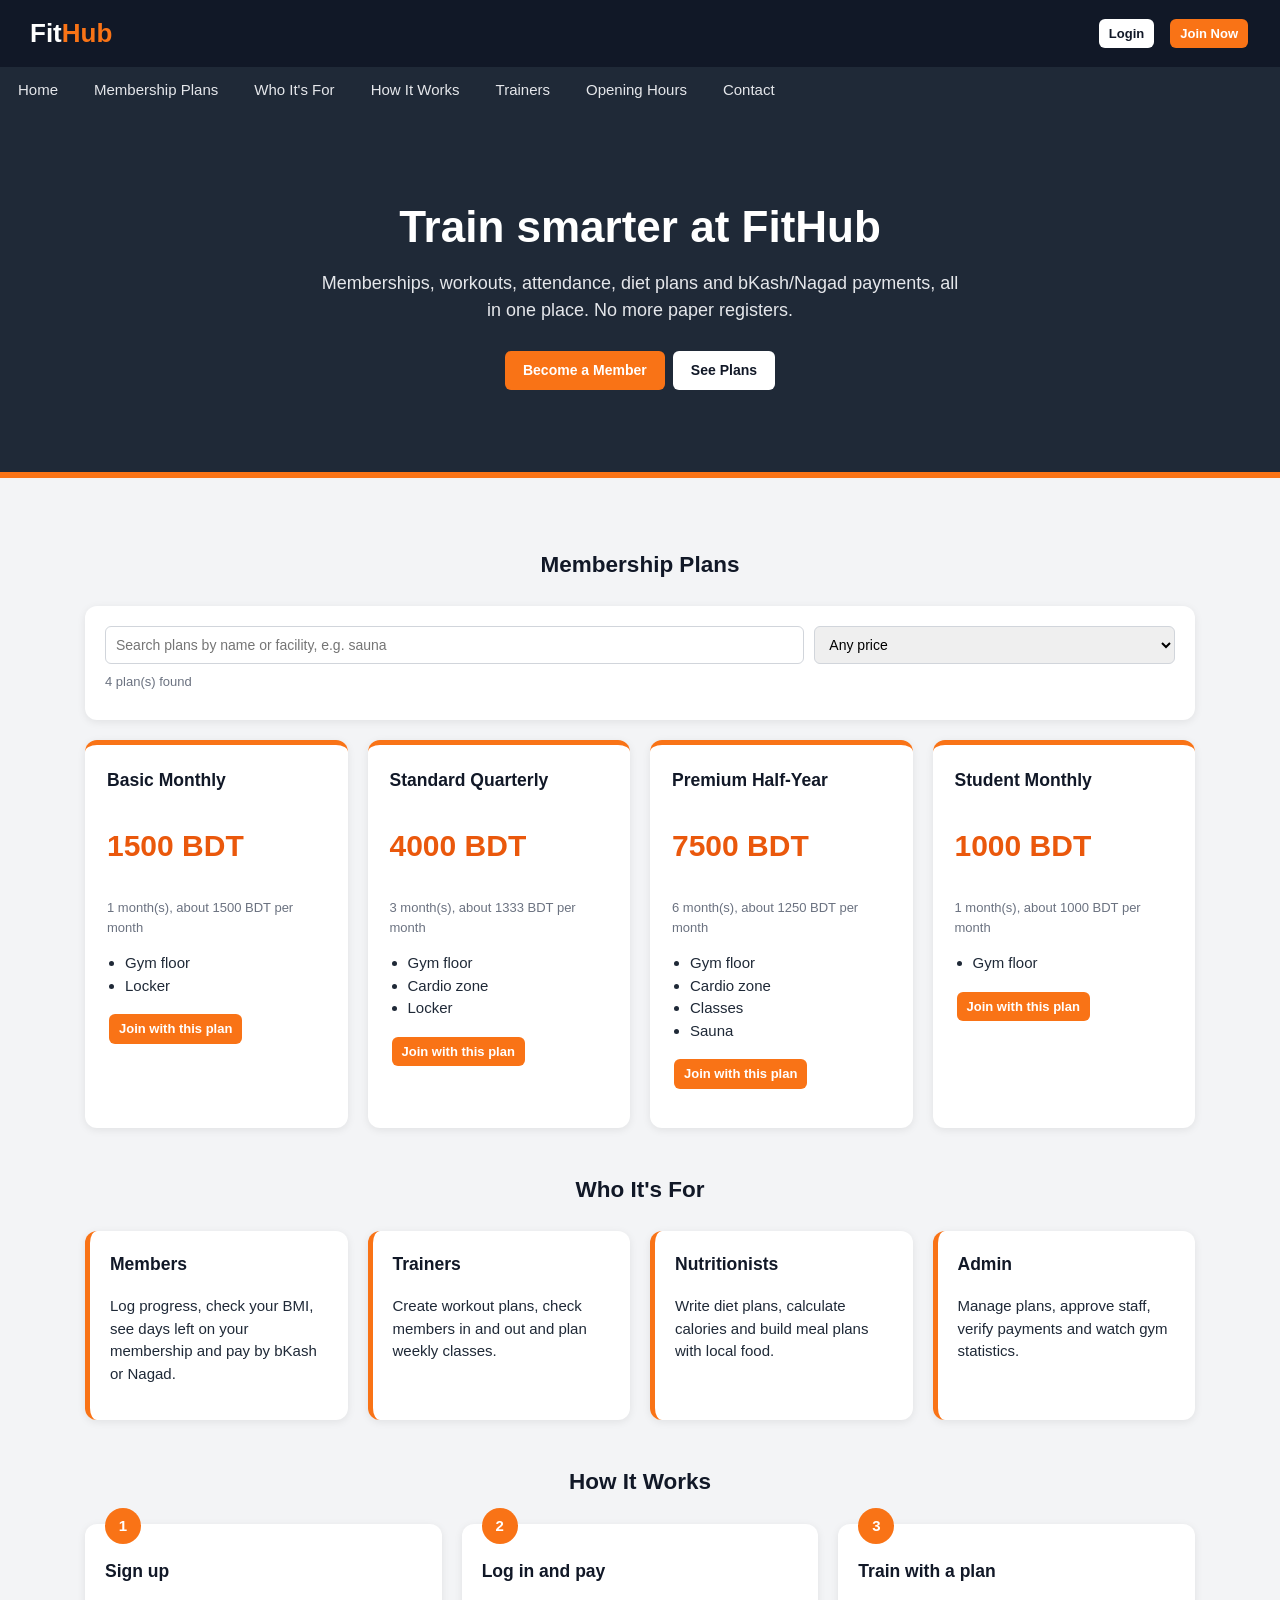
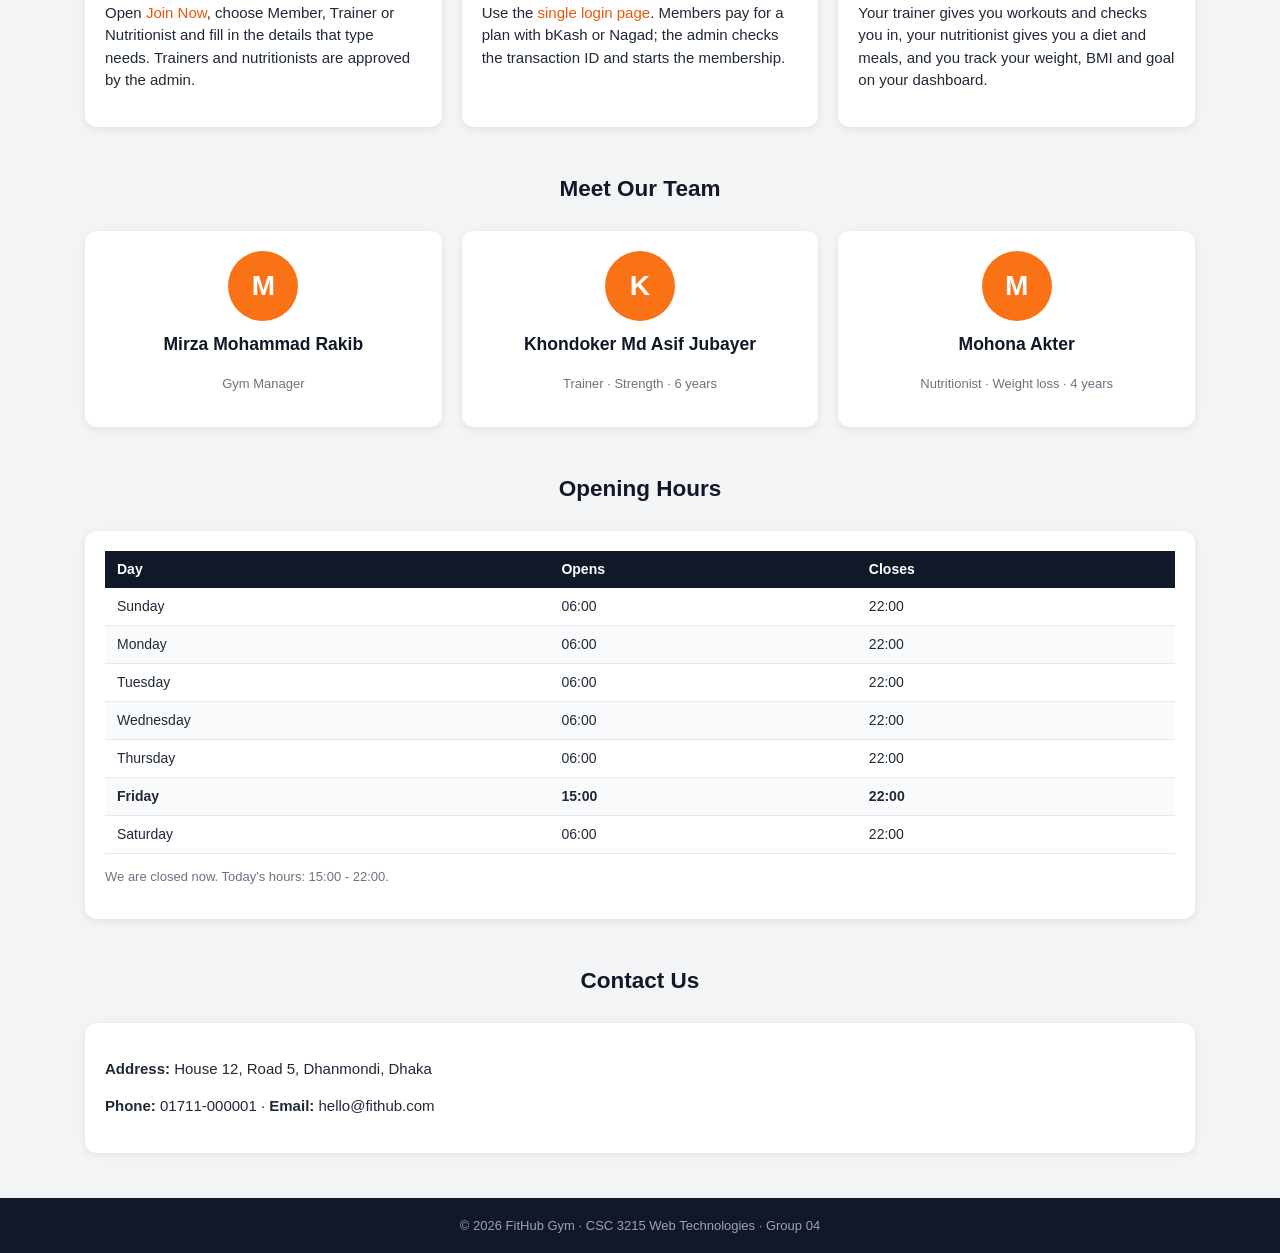
<file: index.html>
<!DOCTYPE html>
<html lang="en-US">
<head>
  <!-- Home page (public). Made by: Mohona Akter -->
  <meta charset="UTF-8">
  <meta name="viewport" content="width=device-width, initial-scale=1.0">
  <meta name="description" content="FitHub Gym Management System - plans, trainers and opening hours">
  <title>FitHub Gym | Home</title>
  <link rel="stylesheet" href="css/style.css">
</head>
<body>

  <header class="header">
    <a href="index.html" class="logo">Fit<span>Hub</span></a>
    <div class="user-info">
      <a href="login.html" class="btn btn-small btn-light">Login</a>
      <a href="register.html" class="btn btn-small">Join Now</a>
    </div>
  </header>

  <nav class="topnav">
    <a href="index.html">Home</a>
    <a href="#plans">Membership Plans</a>
    <a href="#who">Who It's For</a>
    <a href="#how">How It Works</a>
    <a href="#trainers">Trainers</a>
    <a href="#hours">Opening Hours</a>
    <a href="#contact">Contact</a>
  </nav>

  <section class="hero">
    <h1>Train smarter at FitHub</h1>
    <p>Memberships, workouts, attendance, diet plans and bKash/Nagad payments, all in one place.
       No more paper registers.</p>
    <a href="register.html" class="btn">Become a Member</a>
    <a href="#plans" class="btn btn-light">See Plans</a>
  </section>

  <main class="container">

    <!-- Membership plans: cards are built by home.js from the plans array -->
    <section id="plans">
      <h2 class="section-heading">Membership Plans</h2>
      <div class="card">
        <div class="search-bar">
          <input type="text" id="planSearch" placeholder="Search plans by name or facility, e.g. sauna" onkeyup="renderPlanCards()">
          <select id="planSort" onchange="renderPlanCards()">
            <option value="all">Any price</option>
            <option value="under2000">Under 2,000 BDT</option>
            <option value="over2000">2,000 BDT and more</option>
          </select>
        </div>
        <p class="result-count" id="planCount"></p>
      </div>
      <div class="plan-grid" id="planGrid"></div>
    </section>

    <!-- Who the system is for -->
    <section id="who">
      <h2 class="section-heading">Who It's For</h2>
      <div class="role-grid">
        <div class="role-card">
          <h3>Members</h3>
          <p>Log progress, check your BMI, see days left on your membership and pay by bKash or Nagad.</p>
        </div>
        <div class="role-card">
          <h3>Trainers</h3>
          <p>Create workout plans, check members in and out and plan weekly classes.</p>
        </div>
        <div class="role-card">
          <h3>Nutritionists</h3>
          <p>Write diet plans, calculate calories and build meal plans with local food.</p>
        </div>
        <div class="role-card">
          <h3>Admin</h3>
          <p>Manage plans, approve staff, verify payments and watch gym statistics.</p>
        </div>
      </div>
    </section>

    <!-- How it works: the steps a new member follows -->
    <section id="how">
      <h2 class="section-heading">How It Works</h2>
      <div class="steps">
        <div class="step">
          <span class="step-number">1</span>
          <h3>Sign up</h3>
          <p>Open <a href="register.html">Join Now</a>, choose Member, Trainer or Nutritionist and fill in the
             details that type needs. Trainers and nutritionists are approved by the admin.</p>
        </div>
        <div class="step">
          <span class="step-number">2</span>
          <h3>Log in and pay</h3>
          <p>Use the <a href="login.html">single login page</a>. Members pay for a plan with bKash or Nagad;
             the admin checks the transaction ID and starts the membership.</p>
        </div>
        <div class="step">
          <span class="step-number">3</span>
          <h3>Train with a plan</h3>
          <p>Your trainer gives you workouts and checks you in, your nutritionist gives you a diet and meals,
             and you track your weight, BMI and goal on your dashboard.</p>
        </div>
      </div>
    </section>

    <!-- Trainers: cards are built by home.js from the users array -->
    <section id="trainers">
      <h2 class="section-heading">Meet Our Team</h2>
      <div class="trainer-grid" id="trainerGrid"></div>
    </section>

    <!-- Opening hours: today's row is highlighted by home.js -->
    <section id="hours">
      <h2 class="section-heading">Opening Hours</h2>
      <div class="card">
        <table class="data-table hours-table">
          <thead>
            <tr><th>Day</th><th>Opens</th><th>Closes</th></tr>
          </thead>
          <tbody id="hoursBody"></tbody>
        </table>
        <p class="hint" id="openNow"></p>
      </div>
    </section>

    <!-- Contact -->
    <section id="contact">
      <h2 class="section-heading">Contact Us</h2>
      <div class="card">
        <p><strong>Address:</strong> House 12, Road 5, Dhanmondi, Dhaka</p>
        <p><strong>Phone:</strong> 01711-000001 &middot; <strong>Email:</strong> hello@fithub.com</p>
      </div>
    </section>

  </main>

  <footer class="footer">
    &copy; 2026 FitHub Gym &middot; CSC 3215 Web Technologies &middot; Group 04
  </footer>

  <script src="js/data.js"></script>
  <script src="js/common.js"></script>
  <script src="js/home.js"></script>
</body>
</html>
</file>
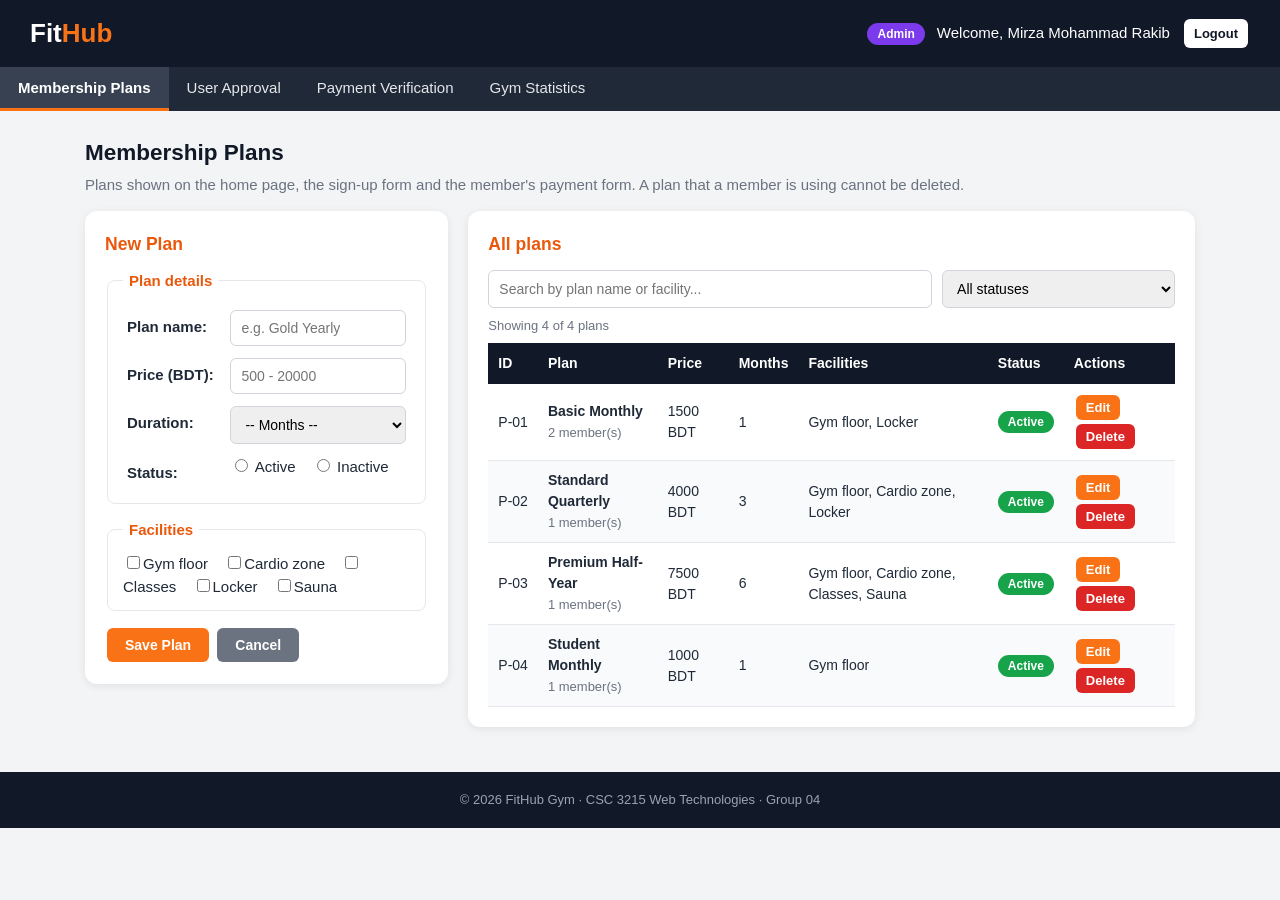
<file: admin.html>
<!DOCTYPE html>
<html lang="en-US">
<head>
  <!-- Admin dashboard. Made by: Mirza Mohammad Rakib -->
  <meta charset="UTF-8">
  <meta name="viewport" content="width=device-width, initial-scale=1.0">
  <meta name="description" content="Admin dashboard of FitHub Gym">
  <title>Admin | FitHub Gym</title>
  <link rel="stylesheet" href="css/style.css">
</head>
<body>

  <header class="header">
    <a href="index.html" class="logo">Fit<span>Hub</span></a>
    <div class="user-info">
      <span class="badge purple">Admin</span>
      <span>Welcome, Mirza Mohammad Rakib</span>
      <a href="index.html" class="btn btn-small btn-light">Logout</a>
    </div>
  </header>

  <nav class="topnav">
      <button type="button" id="nav-plansSection" onclick="showSection('plansSection')">Membership Plans</button>
      <button type="button" id="nav-usersSection" onclick="showSection('usersSection')">User Approval</button>
      <button type="button" id="nav-paymentsSection" onclick="showSection('paymentsSection')">Payment Verification</button>
      <button type="button" id="nav-statsSection" onclick="showSection('statsSection')">Gym Statistics</button>
  </nav>

  <main class="container">

      <!-- Membership plans: create, read, update, delete and search -->
      <section id="plansSection" class="page-section">
        <h2 class="page-title">Membership Plans</h2>
        <p class="page-subtitle">Plans shown on the home page, the sign-up form and the member's payment form.
          A plan that a member is using cannot be deleted.</p>

        <div id="planMessage" class="message"></div>

        <div class="row">
          <div class="col">
            <div class="card">
              <h3 id="planFormTitle">New Plan</h3>
              <form id="planForm" onsubmit="return savePlan()">
                <fieldset>
                  <legend>Plan details</legend>
                  <table class="form-table">
                    <tr>
                      <td><label for="planName">Plan name:</label></td>
                      <td><input type="text" id="planName" placeholder="e.g. Gold Yearly">
                          <span class="error" id="planNameError"></span></td>
                    </tr>
                    <tr>
                      <td><label for="planPrice">Price (BDT):</label></td>
                      <td><input type="number" id="planPrice" min="500" max="20000" placeholder="500 - 20000">
                          <span class="error" id="planPriceError"></span></td>
                    </tr>
                    <tr>
                      <td><label for="planMonths">Duration:</label></td>
                      <td>
                        <select id="planMonths">
                          <option value="">-- Months --</option>
                          <option value="1">1 month</option>
                          <option value="3">3 months</option>
                          <option value="6">6 months</option>
                          <option value="12">12 months</option>
                          <option value="24">24 months</option>
                        </select>
                        <span class="error" id="planMonthsError"></span>
                      </td>
                    </tr>
                    <tr>
                      <td>Status:</td>
                      <td>
                        <input type="radio" id="statusActive" name="planStatus" value="Active">
                        <label for="statusActive" class="option-label">Active</label>
                        <input type="radio" id="statusInactive" name="planStatus" value="Inactive">
                        <label for="statusInactive" class="option-label">Inactive</label>
                        <span class="error" id="planStatusError"></span>
                      </td>
                    </tr>
                  </table>
                </fieldset>
                <fieldset>
                  <legend>Facilities</legend>
                  <input type="checkbox" id="facGym" name="planFacilities" value="Gym floor"><label for="facGym" class="option-label">Gym floor</label>
                  <input type="checkbox" id="facCardio" name="planFacilities" value="Cardio zone"><label for="facCardio" class="option-label">Cardio zone</label>
                  <input type="checkbox" id="facClasses" name="planFacilities" value="Classes"><label for="facClasses" class="option-label">Classes</label>
                  <input type="checkbox" id="facLocker" name="planFacilities" value="Locker"><label for="facLocker" class="option-label">Locker</label>
                  <input type="checkbox" id="facSauna" name="planFacilities" value="Sauna"><label for="facSauna" class="option-label">Sauna</label>
                  <span class="error" id="planFacilitiesError"></span>
                </fieldset>
                <input type="submit" id="planSaveButton" class="btn" value="Save Plan">
                <input type="reset" class="btn btn-secondary" value="Cancel" onclick="resetPlanForm()">
              </form>
            </div>
          </div>

          <div class="col-wide">
            <div class="card">
              <h3>All plans</h3>
              <div class="search-bar">
                <input type="text" id="planSearch" placeholder="Search by plan name or facility..." onkeyup="renderPlans()">
                <select id="planStatusFilter" onchange="renderPlans()">
                  <option value="All">All statuses</option>
                  <option value="Active">Active</option>
                  <option value="Inactive">Inactive</option>
                </select>
              </div>
              <p class="result-count" id="planCount"></p>
              <div class="table-wrapper">
                <table class="data-table">
                  <thead>
                    <tr><th>ID</th><th>Plan</th><th>Price</th><th>Months</th><th>Facilities</th><th>Status</th><th>Actions</th></tr>
                  </thead>
                  <tbody id="planTableBody"></tbody>
                </table>
              </div>
            </div>
          </div>
        </div>
      </section>


      <!-- Unique feature 1: user approval -->
      <section id="usersSection" class="page-section">
        <h2 class="page-title">User Approval</h2>
        <p class="page-subtitle">Approve new trainers and nutritionists, block or unblock users, and add another admin.</p>

        <div id="userMessage" class="message"></div>

        <div class="card">
          <div class="search-bar">
            <input type="text" id="userSearch" placeholder="Search by name, username or email..." onkeyup="renderUsers()">
            <select id="userRoleFilter" onchange="renderUsers()">
              <option value="All">All roles</option>
              <option value="Admin">Admin</option>
              <option value="Trainer">Trainer</option>
              <option value="Nutritionist">Nutritionist</option>
              <option value="Member">Member</option>
            </select>
            <select id="userStatusFilter" onchange="renderUsers()">
              <option value="All">All statuses</option>
              <option value="Pending">Pending</option>
              <option value="Active">Active</option>
              <option value="Blocked">Blocked</option>
            </select>
          </div>
          <p class="result-count" id="userCount"></p>
          <div class="table-wrapper">
            <table class="data-table">
              <thead>
                <tr><th>ID</th><th>Name</th><th>Username</th><th>Role</th><th>Details</th><th>Status</th><th>Actions</th></tr>
              </thead>
              <tbody id="userTableBody"></tbody>
            </table>
          </div>
        </div>

        <div class="card">
          <h3>Add a new admin</h3>
          <form id="adminForm" onsubmit="return addAdmin()">
            <table class="form-table">
              <tr>
                <td><label for="adminName">Full name:</label></td>
                <td><input type="text" id="adminName"><span class="error" id="adminNameError"></span></td>
              </tr>
              <tr>
                <td><label for="adminUsername">Username:</label></td>
                <td><input type="text" id="adminUsername"><span class="error" id="adminUsernameError"></span></td>
              </tr>
              <tr>
                <td><label for="adminEmail">Email:</label></td>
                <td><input type="email" id="adminEmail"><span class="error" id="adminEmailError"></span></td>
              </tr>
              <tr>
                <td><label for="adminPassword">Password:</label></td>
                <td><input type="password" id="adminPassword"><span class="error" id="adminPasswordError"></span></td>
              </tr>
            </table>
            <input type="submit" class="btn" value="Add Admin">
          </form>
        </div>
      </section>


      <!-- Unique feature 2: payment verification -->
      <section id="paymentsSection" class="page-section">
        <h2 class="page-title">Payment Verification</h2>
        <p class="page-subtitle">Check each bKash / Nagad transaction ID, then verify or reject it. Verifying starts or extends the
          member's membership (30 days per plan month). Verified payments are locked.</p>

        <div id="paymentMessage" class="message"></div>

        <div class="card">
          <div class="search-bar">
            <input type="text" id="paymentSearch" placeholder="Search by member, transaction ID or payment ID..." onkeyup="renderPayments()">
            <select id="paymentStatusFilter" onchange="renderPayments()">
              <option value="All">All statuses</option>
              <option value="Pending">Pending</option>
              <option value="Verified">Verified</option>
              <option value="Rejected">Rejected</option>
            </select>
          </div>
          <p class="result-count" id="paymentCount"></p>
          <div class="table-wrapper">
            <table class="data-table">
              <thead>
                <tr><th>ID</th><th>Member</th><th>Plan</th><th>Amount</th><th>Method</th><th>Trx ID</th><th>Date</th><th>Membership now</th><th>Status</th><th>Actions</th></tr>
              </thead>
              <tbody id="paymentTableBody"></tbody>
            </table>
          </div>
        </div>
      </section>


      <!-- Unique feature 3: gym statistics -->
      <section id="statsSection" class="page-section">
        <h2 class="page-title">Gym Statistics</h2>
        <p class="page-subtitle">Counted with loops from the plans, users, memberships and payments managed on the other pages.</p>

        <div class="stats-grid">
          <div class="stat-card"><div class="stat-number" id="statMembers">0</div><div class="stat-label">Members</div></div>
          <div class="stat-card"><div class="stat-number" id="statActive">0</div><div class="stat-label">Active memberships</div></div>
          <div class="stat-card"><div class="stat-number" id="statExpired">0</div><div class="stat-label">Expired memberships</div></div>
          <div class="stat-card"><div class="stat-number" id="statRevenue">0</div><div class="stat-label">Verified revenue (BDT)</div></div>
        </div>

        <div class="card">
          <h3>Needs your action</h3>
          <p><span id="todoApprovals"></span>
             <button type="button" class="btn btn-small" onclick="openPendingUsers()">Review sign-ups</button></p>
          <p><span id="todoPayments"></span>
             <button type="button" class="btn btn-small" onclick="openPendingPayments()">Verify payments</button></p>
        </div>

        <div class="row">
          <div class="col">
            <div class="card">
              <h3>Users by role</h3>
              <div id="roleBars"></div>
            </div>
          </div>
          <div class="col">
            <div class="card">
              <h3>Verified revenue by plan (BDT)</h3>
              <div id="planBars"></div>
            </div>
          </div>
        </div>
      </section>

  </main>

  <footer class="footer">
    &copy; 2026 FitHub Gym &middot; CSC 3215 Web Technologies &middot; Group 04
  </footer>

  <script src="js/data.js"></script>
  <script src="js/common.js"></script>
  <script src="js/admin.js"></script>
</body>
</html>
</file>
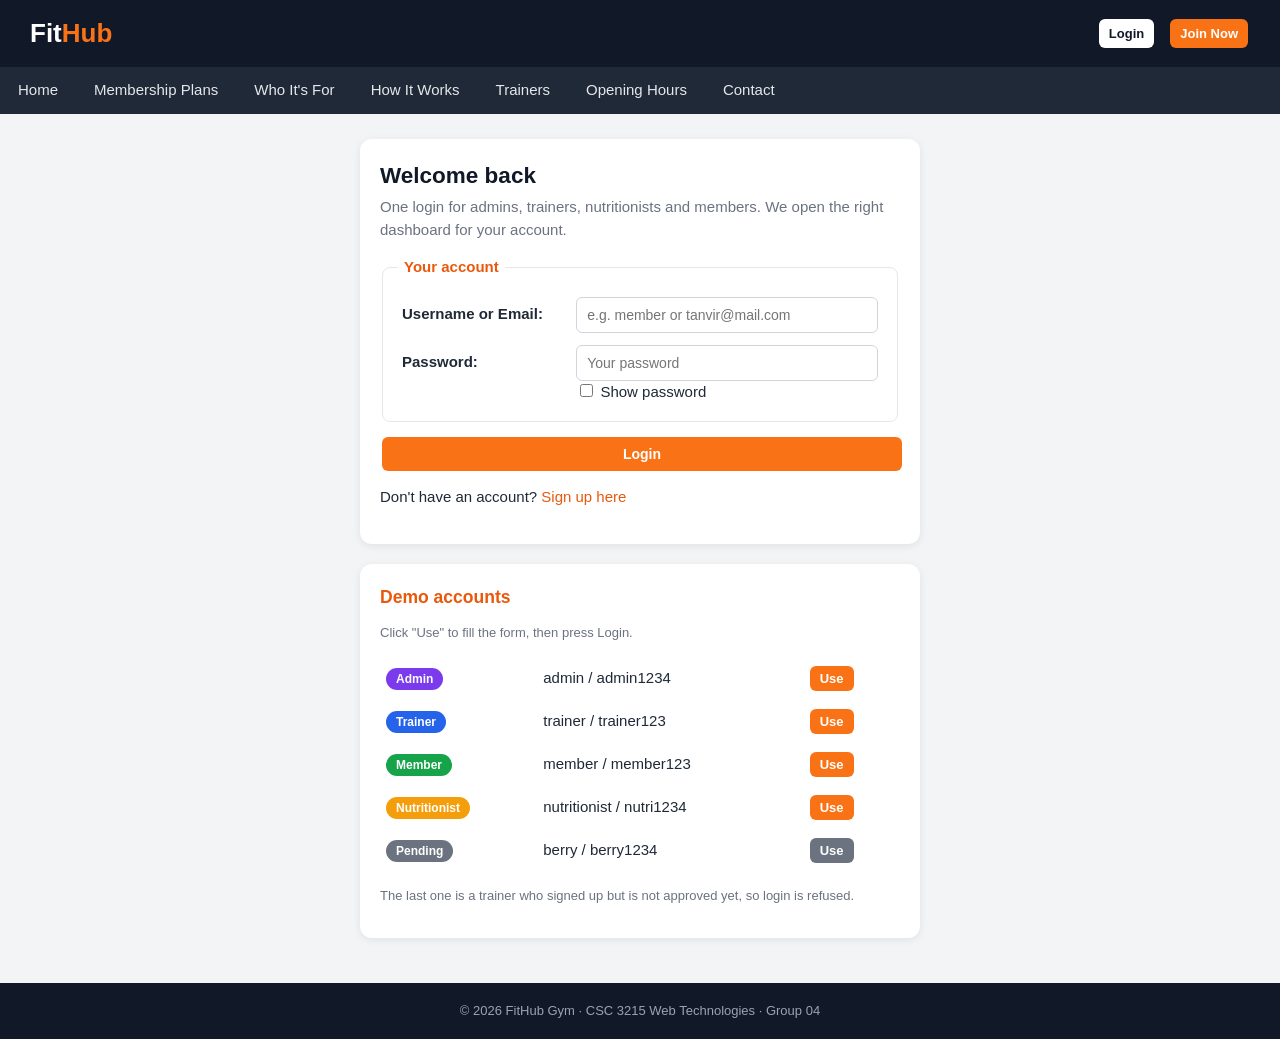
<file: login.html>
<!DOCTYPE html>
<html lang="en-US">
<head>
  <!-- One login page for all 4 roles. Made by: Mohona Akter -->
  <meta charset="UTF-8">
  <meta name="viewport" content="width=device-width, initial-scale=1.0">
  <meta name="description" content="Login to FitHub Gym Management System">
  <title>Login | FitHub Gym</title>
  <link rel="stylesheet" href="css/style.css">
</head>
<body>

  <header class="header">
    <a href="index.html" class="logo">Fit<span>Hub</span></a>
    <div class="user-info">
      <a href="login.html" class="btn btn-small btn-light">Login</a>
      <a href="register.html" class="btn btn-small">Join Now</a>
    </div>
  </header>

  <nav class="topnav">
    <a href="index.html">Home</a>
    <a href="index.html#plans">Membership Plans</a>
    <a href="index.html#who">Who It's For</a>
    <a href="index.html#how">How It Works</a>
    <a href="index.html#trainers">Trainers</a>
    <a href="index.html#hours">Opening Hours</a>
    <a href="index.html#contact">Contact</a>
  </nav>

  <main class="container">
    <div class="auth-box">

      <div class="card">
        <h2 class="page-title">Welcome back</h2>
        <p class="page-subtitle">One login for admins, trainers, nutritionists and members.
          We open the right dashboard for your account.</p>

        <div id="loginMessage" class="message"></div>

        <!-- return false = stay on the page; return true = open the page in "action".
             login.js sets the action to the dashboard of the account's role.
             The password input has NO name, so it is never put in the URL (method="get"). -->
        <form id="loginForm" action="index.html" method="get" onsubmit="return validateLogin()">
          <fieldset>
            <legend>Your account</legend>
            <table class="form-table">
              <tr>
                <td><label for="username">Username or Email:</label></td>
                <td>
                  <input type="text" id="username" name="username" placeholder="e.g. member or tanvir@mail.com">
                  <span class="error" id="usernameError"></span>
                </td>
              </tr>
              <tr>
                <td><label for="password">Password:</label></td>
                <td>
                  <input type="password" id="password" placeholder="Your password">
                  <span class="error" id="passwordError"></span>
                  <input type="checkbox" id="showPassword" onchange="togglePassword()">
                  <label for="showPassword" class="option-label">Show password</label>
                </td>
              </tr>
            </table>
          </fieldset>
          <input type="submit" class="btn btn-block" value="Login">
        </form>

        <p>Don't have an account? <a href="register.html">Sign up here</a></p>
      </div>

      <div class="card">
        <h3>Demo accounts</h3>
        <p class="hint">Click "Use" to fill the form, then press Login.</p>
        <table class="demo-accounts">
          <tr>
            <td><span class="badge purple">Admin</span></td>
            <td>admin / admin1234</td>
            <td><button type="button" class="btn btn-small" onclick="fillDemo('admin', 'admin1234')">Use</button></td>
          </tr>
          <tr>
            <td><span class="badge blue">Trainer</span></td>
            <td>trainer / trainer123</td>
            <td><button type="button" class="btn btn-small" onclick="fillDemo('trainer', 'trainer123')">Use</button></td>
          </tr>
          <tr>
            <td><span class="badge green">Member</span></td>
            <td>member / member123</td>
            <td><button type="button" class="btn btn-small" onclick="fillDemo('member', 'member123')">Use</button></td>
          </tr>
          <tr>
            <td><span class="badge orange">Nutritionist</span></td>
            <td>nutritionist / nutri1234</td>
            <td><button type="button" class="btn btn-small" onclick="fillDemo('nutritionist', 'nutri1234')">Use</button></td>
          </tr>
          <tr>
            <td><span class="badge">Pending</span></td>
            <td>berry / berry1234</td>
            <td><button type="button" class="btn btn-small btn-secondary" onclick="fillDemo('berry', 'berry1234')">Use</button></td>
          </tr>
        </table>
        <p class="hint">The last one is a trainer who signed up but is not approved yet, so login is refused.</p>
      </div>

    </div>
  </main>

  <footer class="footer">
    &copy; 2026 FitHub Gym &middot; CSC 3215 Web Technologies &middot; Group 04
  </footer>

  <script src="js/data.js"></script>
  <script src="js/common.js"></script>
  <script src="js/login.js"></script>
</body>
</html>
</file>
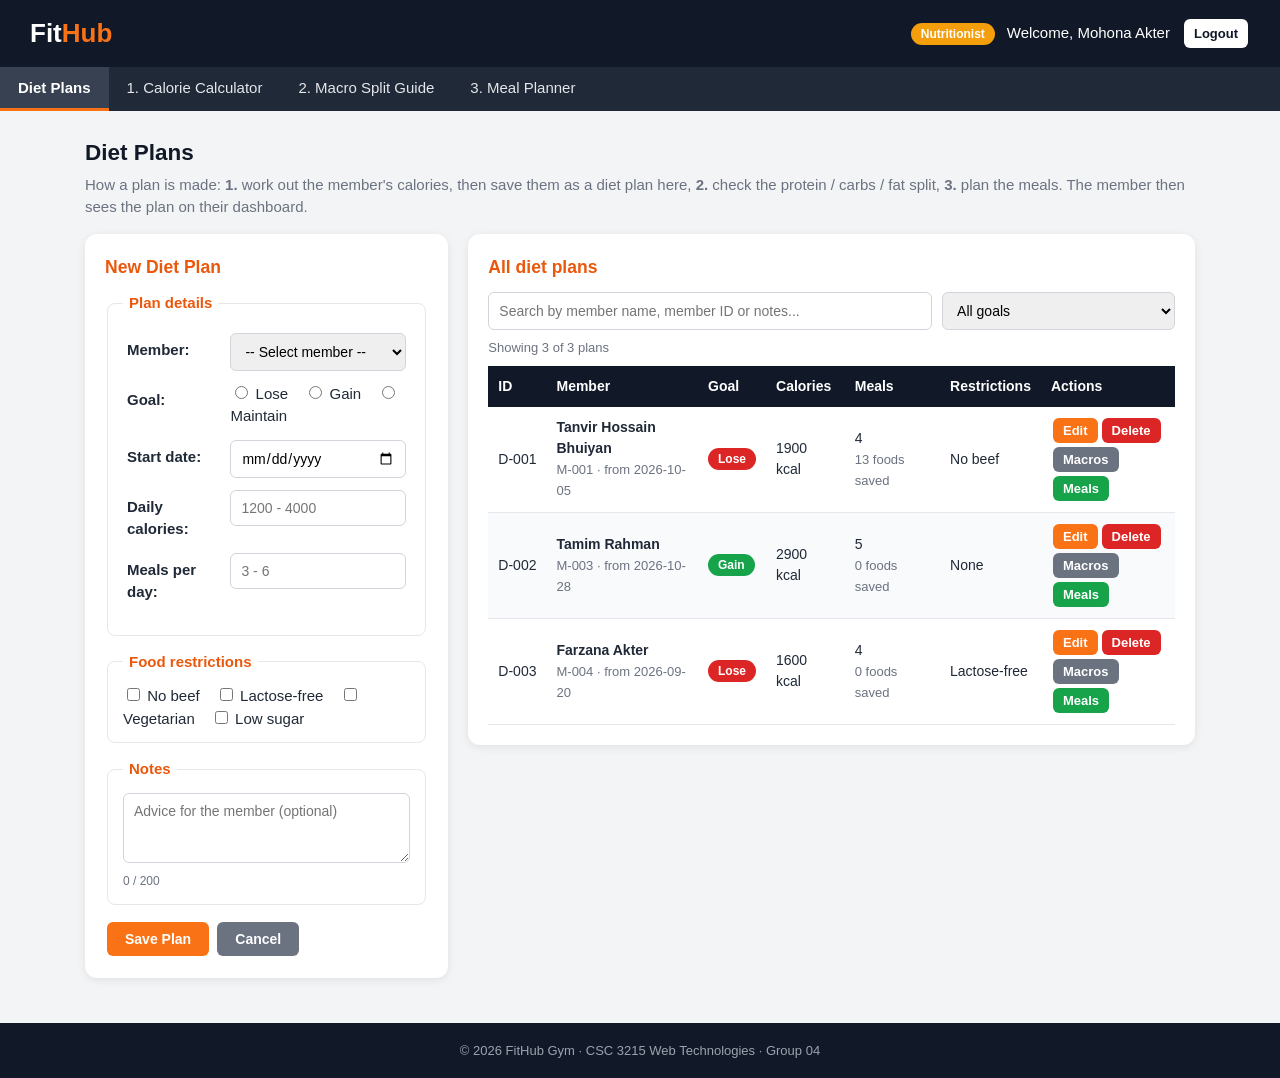
<file: nutritionist.html>
<!DOCTYPE html>
<html lang="en-US">
<head>
  <!-- Nutritionist dashboard. Made by: Mohona Akter -->
  <meta charset="UTF-8">
  <meta name="viewport" content="width=device-width, initial-scale=1.0">
  <meta name="description" content="Nutritionist dashboard of FitHub Gym">
  <title>Nutritionist | FitHub Gym</title>
  <link rel="stylesheet" href="css/style.css">
</head>
<body>

  <header class="header">
    <a href="index.html" class="logo">Fit<span>Hub</span></a>
    <div class="user-info">
      <span class="badge orange">Nutritionist</span>
      <span>Welcome, Mohona Akter</span>
      <a href="index.html" class="btn btn-small btn-light">Logout</a>
    </div>
  </header>

  <nav class="topnav">
      <button type="button" id="nav-dietSection" onclick="showSection('dietSection')">Diet Plans</button>
      <button type="button" id="nav-calorieSection" onclick="showSection('calorieSection')">1. Calorie Calculator</button>
      <button type="button" id="nav-macroSection" onclick="showSection('macroSection')">2. Macro Split Guide</button>
      <button type="button" id="nav-mealSection" onclick="showSection('mealSection')">3. Meal Planner</button>
  </nav>

  <main class="container">

      <!-- Diet plans: create, read, update, delete and search -->
      <section id="dietSection" class="page-section">
        <h2 class="page-title">Diet Plans</h2>
        <p class="page-subtitle">How a plan is made: <strong>1.</strong> work out the member's calories,
          then save them as a diet plan here, <strong>2.</strong> check the protein / carbs / fat split,
          <strong>3.</strong> plan the meals. The member then sees the plan on their dashboard.</p>

        <div id="dietMessage" class="message"></div>

        <div class="row">
          <div class="col">
            <div class="card">
              <h3 id="dietFormTitle">New Diet Plan</h3>
              <form id="dietForm" onsubmit="return saveDietPlan()">
                <fieldset>
                  <legend>Plan details</legend>
                  <table class="form-table">
                    <tr>
                      <td><label for="dietMember">Member:</label></td>
                      <td>
                        <select id="dietMember" onchange="showDietMemberInfo()"></select>   <!-- options built by fillMemberSelect() -->
                        <span class="error" id="dietMemberError"></span>
                      </td>
                    </tr>
                    <tr>
                      <td>Goal:</td>
                      <td>
                        <input type="radio" id="goalLose" name="dietGoal" value="Lose">
                        <label for="goalLose" class="option-label">Lose</label>
                        <input type="radio" id="goalGain" name="dietGoal" value="Gain">
                        <label for="goalGain" class="option-label">Gain</label>
                        <input type="radio" id="goalMaintain" name="dietGoal" value="Maintain">
                        <label for="goalMaintain" class="option-label">Maintain</label>
                        <span class="error" id="dietGoalError"></span>
                      </td>
                    </tr>
                    <tr>
                      <td><label for="dietStart">Start date:</label></td>
                      <td>
                        <input type="date" id="dietStart">
                        <span class="error" id="dietStartError"></span>
                      </td>
                    </tr>
                    <tr>
                      <td><label for="dietCalories">Daily calories:</label></td>
                      <td>
                        <input type="number" id="dietCalories" min="1200" max="4000" placeholder="1200 - 4000">
                        <span class="error" id="dietCaloriesError"></span>
                      </td>
                    </tr>
                    <tr>
                      <td><label for="dietMeals">Meals per day:</label></td>
                      <td>
                        <input type="number" id="dietMeals" min="3" max="6" placeholder="3 - 6">
                        <span class="error" id="dietMealsError"></span>
                      </td>
                    </tr>
                  </table>
                  <p class="hint" id="dietMemberInfo"></p>
                </fieldset>
                <fieldset>
                  <legend>Food restrictions</legend>
                  <input type="checkbox" id="resBeef" name="dietRestrictions" value="No beef">
                  <label for="resBeef" class="option-label">No beef</label>
                  <input type="checkbox" id="resLactose" name="dietRestrictions" value="Lactose-free">
                  <label for="resLactose" class="option-label">Lactose-free</label>
                  <input type="checkbox" id="resVeg" name="dietRestrictions" value="Vegetarian">
                  <label for="resVeg" class="option-label">Vegetarian</label>
                  <input type="checkbox" id="resSugar" name="dietRestrictions" value="Low sugar">
                  <label for="resSugar" class="option-label">Low sugar</label>
                </fieldset>
                <fieldset>
                  <legend>Notes</legend>
                  <textarea id="dietNotes" placeholder="Advice for the member (optional)" onkeyup="countNoteCharacters()"></textarea>
                  <span class="char-counter" id="noteCounter">0 / 200</span>
                  <span class="error" id="dietNotesError"></span>
                </fieldset>
                <input type="submit" id="dietSaveButton" class="btn" value="Save Plan">
                <input type="reset" class="btn btn-secondary" value="Cancel" onclick="resetDietForm()">
              </form>
            </div>
          </div>

          <div class="col-wide">
            <div class="card">
              <h3>All diet plans</h3>
              <div class="search-bar">
                <input type="text" id="dietSearch" placeholder="Search by member name, member ID or notes..." onkeyup="renderDietPlans()">
                <select id="dietGoalFilter" onchange="renderDietPlans()">
                  <option value="All">All goals</option>
                  <option value="Lose">Lose</option>
                  <option value="Gain">Gain</option>
                  <option value="Maintain">Maintain</option>
                </select>
              </div>
              <p class="result-count" id="dietCount"></p>
              <div class="table-wrapper">
                <table class="data-table">
                  <thead>
                    <tr><th>ID</th><th>Member</th><th>Goal</th><th>Calories</th><th>Meals</th><th>Restrictions</th><th>Actions</th></tr>
                  </thead>
                  <tbody id="dietTableBody"></tbody>
                </table>
              </div>
            </div>
          </div>
        </div>
      </section>


      <!-- Unique feature 1: calorie calculator (step 1) -->
      <section id="calorieSection" class="page-section">
        <h2 class="page-title">1. Calorie Calculator</h2>
        <p class="page-subtitle">Choose a member to fill in their details, work out their daily calories,
          then turn the result into a diet plan.</p>

        <div class="row">
          <div class="col">
            <div class="card">
              <form onsubmit="return calculateCalories()">
                <table class="form-table">
                  <tr>
                    <td><label for="calMember">Member:</label></td>
                    <td><select id="calMember" onchange="fillCalculatorFromMember()"></select>
                        <span class="hint">Optional: fills the fields below</span></td>
                  </tr>
                  <tr>
                    <td><label for="calAge">Age:</label></td>
                    <td><input type="number" id="calAge" min="14" max="80" placeholder="14 - 80">
                        <span class="error" id="calAgeError"></span></td>
                  </tr>
                  <tr>
                    <td>Gender:</td>
                    <td>
                      <input type="radio" id="calMale" name="calGender" value="Male">
                      <label for="calMale" class="option-label">Male</label>
                      <input type="radio" id="calFemale" name="calGender" value="Female">
                      <label for="calFemale" class="option-label">Female</label>
                      <span class="error" id="calGenderError"></span>
                    </td>
                  </tr>
                  <tr>
                    <td><label for="calHeight">Height (cm):</label></td>
                    <td><input type="number" id="calHeight" min="100" max="230" placeholder="100 - 230">
                        <span class="error" id="calHeightError"></span></td>
                  </tr>
                  <tr>
                    <td><label for="calWeight">Weight (kg):</label></td>
                    <td><input type="number" id="calWeight" min="25" max="250" placeholder="25 - 250">
                        <span class="error" id="calWeightError"></span></td>
                  </tr>
                  <tr>
                    <td><label for="calActivity">Activity level:</label></td>
                    <td>
                      <select id="calActivity">
                        <option value="">-- Select --</option>
                        <option value="1.2">Little or no exercise</option>
                        <option value="1.375">Light (1-3 days a week)</option>
                        <option value="1.55">Moderate (3-5 days a week)</option>
                        <option value="1.725">Hard (6-7 days a week)</option>
                      </select>
                      <span class="error" id="calActivityError"></span>
                    </td>
                  </tr>
                  <tr>
                    <td><label for="calGoal">Goal:</label></td>
                    <td>
                      <select id="calGoal">
                        <option value="Lose">Lose weight (-500 kcal)</option>
                        <option value="Maintain">Maintain</option>
                        <option value="Gain">Gain muscle (+300 kcal)</option>
                      </select>
                    </td>
                  </tr>
                </table>
                <input type="submit" class="btn" value="Calculate">
              </form>
            </div>
          </div>
          <div class="col">
            <div class="result-box" id="calorieResult">
              <p>Daily calories needed:</p>
              <p class="big" id="calorieNumber"></p>
              <p id="calorieDetails"></p>
              <button type="button" class="btn" onclick="useCaloriesInPlan()">Create a diet plan with this</button>
            </div>
          </div>
        </div>
      </section>


      <!-- Unique feature 2: macro split guide (step 2) -->
      <section id="macroSection" class="page-section">
        <h2 class="page-title">2. Macro Split Guide</h2>
        <p class="page-subtitle">How a diet plan's calories are split between protein, carbs and fat.
          The protein target is used again in the Meal Planner.</p>

        <div class="card">
          <div class="row">
            <div class="col">
              <label for="macroPlan">Diet plan:</label>
              <select id="macroPlan" onchange="useMacroPlan()"></select>   <!-- built from dietPlans -->
            </div>
            <div class="col">
              <label for="macroGoal">Goal:</label>
              <select id="macroGoal" onchange="showMacros()">
                <option value="Lose">Lose weight</option>
                <option value="Maintain">Maintain</option>
                <option value="Gain">Gain muscle</option>
              </select>
            </div>
            <div class="col">
              <label for="macroCalories">Daily calories:</label>
              <input type="number" id="macroCalories" value="2000" min="1200" max="4000" onkeyup="showMacros()" onchange="showMacros()">
              <span class="error" id="macroCaloriesError"></span>
            </div>
          </div>
        </div>

        <div class="card">
          <div class="bar-row">
            <span class="bar-label">Protein</span>
            <div class="bar-track"><div class="bar-fill" id="proteinBar"></div></div>
            <span class="bar-value" id="proteinValue"></span>
          </div>
          <div class="bar-row">
            <span class="bar-label">Carbohydrates</span>
            <div class="bar-track"><div class="bar-fill" id="carbBar"></div></div>
            <span class="bar-value" id="carbValue"></span>
          </div>
          <div class="bar-row">
            <span class="bar-label">Fat</span>
            <div class="bar-track"><div class="bar-fill" id="fatBar"></div></div>
            <span class="bar-value" id="fatValue"></span>
          </div>
          <p class="hint" id="macroTip"></p>
          <button type="button" class="btn" onclick="planMealsFromMacros()">Plan meals for this diet plan</button>
          <span class="error" id="macroPlanError"></span>
        </div>
      </section>


      <!-- Unique feature 3: meal planner (step 3) -->
      <section id="mealSection" class="page-section">
        <h2 class="page-title">3. Meal Planner</h2>
        <p class="page-subtitle">Build a day of local meals for a diet plan. The calorie target comes from the plan and the
          protein target from the Macro Split Guide. Save it and the member sees it.</p>

        <div id="mealMessage" class="message"></div>

        <div class="card">
          <div class="row">
            <div class="col">
              <label for="mealDietPlan">Diet plan:</label>
              <select id="mealDietPlan" onchange="loadMealsFromPlan()"></select>   <!-- built from dietPlans -->
              <span class="error" id="mealDietPlanError"></span>
            </div>
            <div class="col">
              <label for="mealTarget">Daily target (kcal):</label>
              <input type="number" id="mealTarget" value="2000" min="1200" max="4000" onchange="renderMeals()">
              <span class="error" id="mealTargetError"></span>
            </div>
          </div>
          <div class="row">
            <div class="col">
              <label for="mealTime">Meal:</label>
              <select id="mealTime">
                <option value="Breakfast">Breakfast</option>
                <option value="Lunch">Lunch</option>
                <option value="Snack">Snack</option>
                <option value="Dinner">Dinner</option>
              </select>
            </div>
            <div class="col">
              <label for="mealFood">Food:</label>
              <select id="mealFood"></select>   <!-- built from the foods array -->
              <span class="error" id="mealFoodError"></span>
            </div>
            <div class="col">
              <label for="mealServings">Servings:</label>
              <input type="number" id="mealServings" value="1" min="1" max="5">
              <span class="error" id="mealServingsError"></span>
            </div>
          </div>
          <button type="button" class="btn" onclick="addFoodToMeal()">Add Food</button>
          <button type="button" class="btn btn-secondary" onclick="clearMeals()">Clear Day</button>
          <button type="button" class="btn btn-success" onclick="saveMealsToPlan()">Save to Diet Plan</button>
          <p class="totals" id="mealTotals"></p>
          <p class="totals" id="proteinTotals"></p>
        </div>

        <!-- A food that is not in the list can be added; it then appears in the Food drop-down -->
        <div class="card">
          <h3>Food not in the list?</h3>
          <div id="customFoodMessage" class="message"></div>
          <form id="customFoodForm" onsubmit="return addCustomFood()">
            <div class="row">
              <div class="col">
                <label for="customName">Food and serving:</label>
                <input type="text" id="customName" placeholder="e.g. Khichuri (1 plate)">
                <span class="error" id="customNameError"></span>
              </div>
              <div class="col">
                <label for="customCalories">Calories per serving (kcal):</label>
                <input type="number" id="customCalories" min="1" max="1500" placeholder="1 - 1500">
                <span class="error" id="customCaloriesError"></span>
              </div>
              <div class="col">
                <label for="customProtein">Protein per serving (g):</label>
                <input type="number" id="customProtein" min="0" max="150" placeholder="0 - 150">
                <span class="error" id="customProteinError"></span>
              </div>
            </div>
            <input type="submit" class="btn" value="Add to Food List">
          </form>
        </div>

        <div class="meal-grid" id="mealGrid"></div>
      </section>

  </main>

  <footer class="footer">
    &copy; 2026 FitHub Gym &middot; CSC 3215 Web Technologies &middot; Group 04
  </footer>

  <script src="js/data.js"></script>
  <script src="js/common.js"></script>
  <script src="js/nutritionist.js"></script>
</body>
</html>
</file>
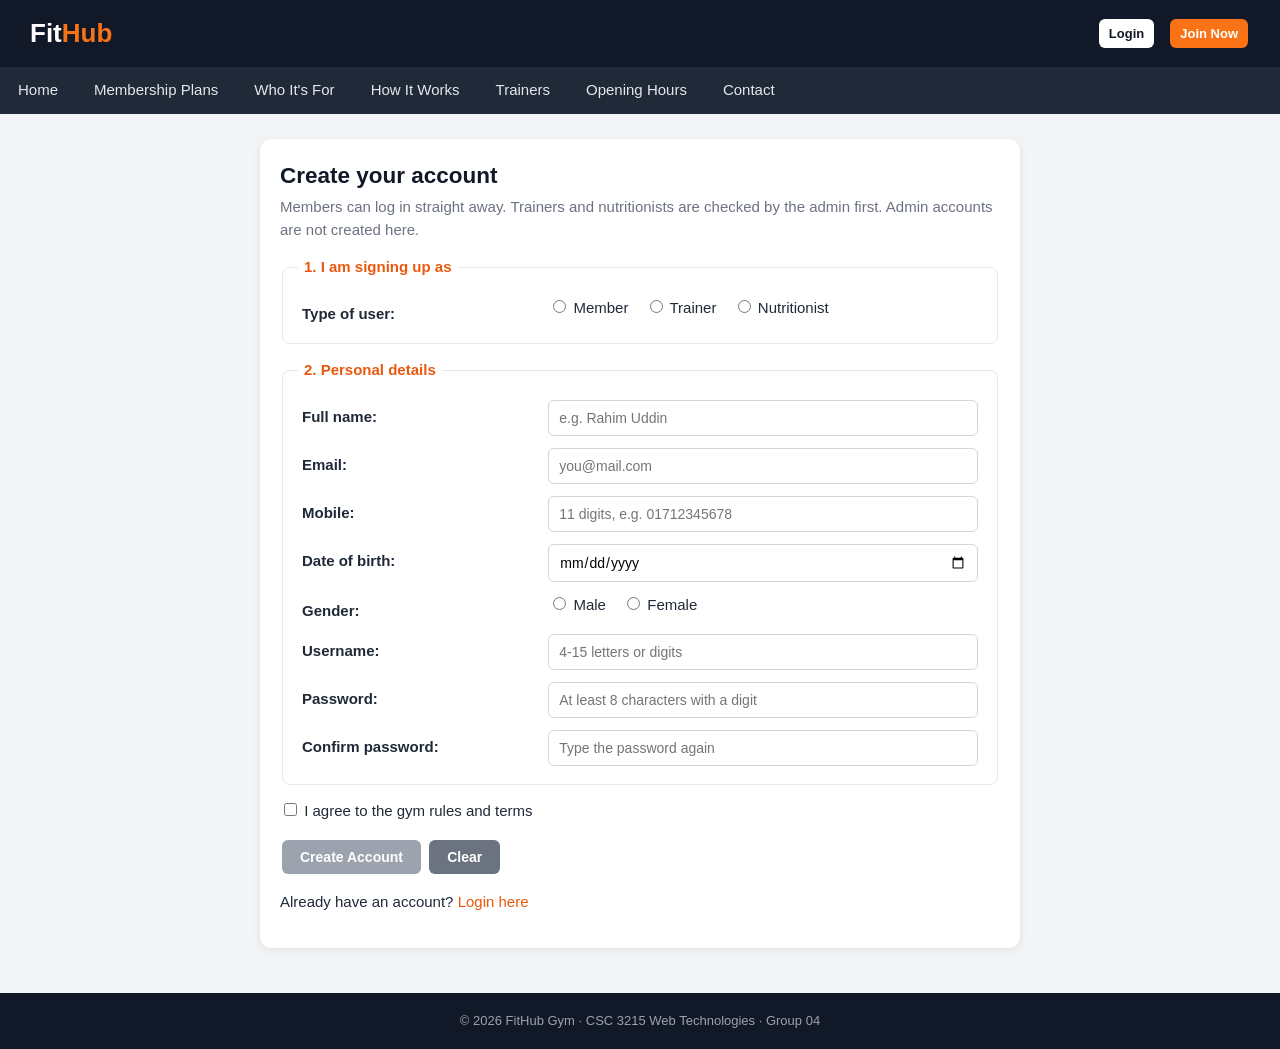
<file: register.html>
<!DOCTYPE html>
<html lang="en-US">
<head>
  <!-- One sign-up page for Member, Trainer and Nutritionist. Made by: Mohona Akter -->
  <meta charset="UTF-8">
  <meta name="viewport" content="width=device-width, initial-scale=1.0">
  <meta name="description" content="Sign up to FitHub Gym">
  <title>Sign Up | FitHub Gym</title>
  <link rel="stylesheet" href="css/style.css">
</head>
<body>

  <header class="header">
    <a href="index.html" class="logo">Fit<span>Hub</span></a>
    <div class="user-info">
      <a href="login.html" class="btn btn-small btn-light">Login</a>
      <a href="register.html" class="btn btn-small">Join Now</a>
    </div>
  </header>

  <nav class="topnav">
    <a href="index.html">Home</a>
    <a href="index.html#plans">Membership Plans</a>
    <a href="index.html#who">Who It's For</a>
    <a href="index.html#how">How It Works</a>
    <a href="index.html#trainers">Trainers</a>
    <a href="index.html#hours">Opening Hours</a>
    <a href="index.html#contact">Contact</a>
  </nav>

  <main class="container">
    <div class="auth-box wide">
      <div class="card">
        <h2 class="page-title">Create your account</h2>
        <p class="page-subtitle">Members can log in straight away. Trainers and nutritionists are
          checked by the admin first. Admin accounts are not created here.</p>

        <div id="registerMessage" class="message"></div>

        <!-- action="login.html" method="get" like the login form. validateRegister() returns false
             after saving, so the page stays here and shows the message.
             The password inputs have NO name, so they are never put in the URL. -->
        <form id="registerForm" action="login.html" method="get" onsubmit="return validateRegister()">

          <!-- Step 1: type of user. register.js shows the matching fieldset below. -->
          <fieldset>
            <legend>1. I am signing up as</legend>
            <table class="form-table">
              <tr>
                <td>Type of user:</td>
                <td>
                  <input type="radio" id="typeMember" name="userType" value="Member" onchange="showRoleFields()">
                  <label for="typeMember" class="option-label">Member</label>
                  <input type="radio" id="typeTrainer" name="userType" value="Trainer" onchange="showRoleFields()">
                  <label for="typeTrainer" class="option-label">Trainer</label>
                  <input type="radio" id="typeNutritionist" name="userType" value="Nutritionist" onchange="showRoleFields()">
                  <label for="typeNutritionist" class="option-label">Nutritionist</label>
                  <span class="error" id="roleError"></span>
                </td>
              </tr>
            </table>
          </fieldset>

          <!-- Step 2: fields every user fills in -->
          <fieldset>
            <legend>2. Personal details</legend>
            <table class="form-table">
              <tr>
                <td><label for="fullName">Full name:</label></td>
                <td><input type="text" id="fullName" name="fullName" placeholder="e.g. Rahim Uddin">
                    <span class="error" id="fullNameError"></span></td>
              </tr>
              <tr>
                <td><label for="email">Email:</label></td>
                <td><input type="email" id="email" name="email" placeholder="you@mail.com">
                    <span class="error" id="emailError"></span></td>
              </tr>
              <tr>
                <td><label for="phone">Mobile:</label></td>
                <td><input type="tel" id="phone" name="phone" placeholder="11 digits, e.g. 01712345678">
                    <span class="error" id="phoneError"></span></td>
              </tr>
              <tr>
                <td><label for="dob">Date of birth:</label></td>
                <td><input type="date" id="dob" name="dob">
                    <span class="error" id="dobError"></span></td>
              </tr>
              <tr>
                <td>Gender:</td>
                <td>
                  <input type="radio" id="genderMale" name="gender" value="Male">
                  <label for="genderMale" class="option-label">Male</label>
                  <input type="radio" id="genderFemale" name="gender" value="Female">
                  <label for="genderFemale" class="option-label">Female</label>
                  <span class="error" id="genderError"></span>
                </td>
              </tr>
              <tr>
                <td><label for="newUsername">Username:</label></td>
                <td><input type="text" id="newUsername" name="newUsername" placeholder="4-15 letters or digits">
                    <span class="error" id="newUsernameError"></span></td>
              </tr>
              <tr>
                <td><label for="newPassword">Password:</label></td>
                <td><input type="password" id="newPassword" placeholder="At least 8 characters with a digit">
                    <span class="error" id="newPasswordError"></span></td>
              </tr>
              <tr>
                <td><label for="confirmPassword">Confirm password:</label></td>
                <td><input type="password" id="confirmPassword" placeholder="Type the password again">
                    <span class="error" id="confirmPasswordError"></span></td>
              </tr>
            </table>
          </fieldset>

          <!-- Step 3a: Member only -->
          <fieldset id="memberFields" class="type-fields">
            <legend>3. Member details</legend>
            <table class="form-table">
              <tr>
                <td><label for="height">Height (cm):</label></td>
                <td><input type="number" id="height" name="height" min="100" max="230" placeholder="e.g. 170">
                    <span class="error" id="heightError"></span></td>
              </tr>
              <tr>
                <td><label for="weight">Weight (kg):</label></td>
                <td><input type="number" id="weight" name="weight" min="25" max="250" placeholder="e.g. 70">
                    <span class="error" id="weightError"></span></td>
              </tr>
              <tr>
                <td><label for="goal">Fitness goal:</label></td>
                <td>
                  <select id="goal" name="goal">
                    <option value="">-- Select goal --</option>
                    <option value="Lose weight">Lose weight</option>
                    <option value="Gain muscle">Gain muscle</option>
                    <option value="Stay fit">Stay fit</option>
                  </select>
                  <span class="error" id="goalError"></span>
                </td>
              </tr>
              <tr>
                <td><label for="planChoice">Membership plan:</label></td>
                <td>
                  <select id="planChoice" name="planChoice"></select>   <!-- options are added by register.js -->
                  <span class="error" id="planChoiceError"></span>
                </td>
              </tr>
            </table>
          </fieldset>

          <!-- Step 3b: Trainer only -->
          <fieldset id="trainerFields" class="type-fields">
            <legend>3. Trainer details</legend>
            <table class="form-table">
              <tr>
                <td><label for="employeeId">Employee ID:</label></td>
                <td><input type="text" id="employeeId" name="employeeId" placeholder="TR-1234">
                    <span class="error" id="employeeIdError"></span></td>
              </tr>
              <tr>
                <td><label for="trainerSpecial">Specialization:</label></td>
                <td>
                  <select id="trainerSpecial" name="trainerSpecial">
                    <option value="">-- Select --</option>
                    <option value="Strength">Strength</option>
                    <option value="Cardio">Cardio</option>
                    <option value="Yoga">Yoga</option>
                    <option value="HIIT">HIIT</option>
                  </select>
                  <span class="error" id="trainerSpecialError"></span>
                </td>
              </tr>
              <tr>
                <td><label for="trainerExperience">Years of experience:</label></td>
                <td><input type="number" id="trainerExperience" name="trainerExperience" min="0" max="40" placeholder="0-40">
                    <span class="error" id="trainerExperienceError"></span></td>
              </tr>
              <tr>
                <td><label for="certification">Certification:</label></td>
                <td><input type="text" id="certification" name="certification" placeholder="e.g. ACE Certified">
                    <span class="error" id="certificationError"></span></td>
              </tr>
              <tr>
                <td>Preferred shift:</td>
                <td>
                  <input type="radio" id="shiftMorning" name="shift" value="Morning">
                  <label for="shiftMorning" class="option-label">Morning</label>
                  <input type="radio" id="shiftEvening" name="shift" value="Evening">
                  <label for="shiftEvening" class="option-label">Evening</label>
                  <span class="error" id="shiftError"></span>
                </td>
              </tr>
            </table>
          </fieldset>

          <!-- Step 3c: Nutritionist only -->
          <fieldset id="nutritionistFields" class="type-fields">
            <legend>3. Nutritionist details</legend>
            <table class="form-table">
              <tr>
                <td><label for="certificateNo">Certificate number:</label></td>
                <td><input type="text" id="certificateNo" name="certificateNo" placeholder="NUT-1234">
                    <span class="error" id="certificateNoError"></span></td>
              </tr>
              <tr>
                <td><label for="nutriSpecial">Specialization:</label></td>
                <td>
                  <select id="nutriSpecial" name="nutriSpecial">
                    <option value="">-- Select --</option>
                    <option value="Weight loss">Weight loss</option>
                    <option value="Sports">Sports</option>
                    <option value="Clinical">Clinical</option>
                  </select>
                  <span class="error" id="nutriSpecialError"></span>
                </td>
              </tr>
              <tr>
                <td><label for="nutriExperience">Years of experience:</label></td>
                <td><input type="number" id="nutriExperience" name="nutriExperience" min="0" max="40" placeholder="0-40">
                    <span class="error" id="nutriExperienceError"></span></td>
              </tr>
              <tr>
                <td>Available days:</td>
                <td>
                  <input type="checkbox" id="daySat" name="nutriDays" value="Sat"><label for="daySat" class="option-label">Sat</label>
                  <input type="checkbox" id="daySun" name="nutriDays" value="Sun"><label for="daySun" class="option-label">Sun</label>
                  <input type="checkbox" id="dayMon" name="nutriDays" value="Mon"><label for="dayMon" class="option-label">Mon</label>
                  <input type="checkbox" id="dayTue" name="nutriDays" value="Tue"><label for="dayTue" class="option-label">Tue</label>
                  <input type="checkbox" id="dayWed" name="nutriDays" value="Wed"><label for="dayWed" class="option-label">Wed</label>
                  <input type="checkbox" id="dayThu" name="nutriDays" value="Thu"><label for="dayThu" class="option-label">Thu</label>
                  <span class="error" id="nutriDaysError"></span>
                </td>
              </tr>
            </table>
          </fieldset>

          <p>
            <input type="checkbox" id="terms" onchange="toggleRegisterButton()">
            <label for="terms" class="option-label">I agree to the gym rules and terms</label>
          </p>

          <!-- disabled until the terms box is ticked -->
          <input type="submit" id="registerButton" class="btn" value="Create Account" disabled>
          <input type="reset" class="btn btn-secondary" value="Clear" onclick="resetRegisterForm()">
        </form>

        <p>Already have an account? <a href="login.html">Login here</a></p>
      </div>
    </div>
  </main>

  <footer class="footer">
    &copy; 2026 FitHub Gym &middot; CSC 3215 Web Technologies &middot; Group 04
  </footer>

  <script src="js/data.js"></script>
  <script src="js/common.js"></script>
  <script src="js/register.js"></script>
</body>
</html>
</file>
<file: css/style.css>
/*
   style.css - one external style sheet for every page of FitHub
   Linked from every page with:
   <link rel="stylesheet" href="css/style.css">
   The first part is the shared base that all pages use
   (header, navigation, cards, forms, buttons, tables, footer).
   After it, each member has a section with the styles of their own pages.
*/


/* Base */

* {
  box-sizing: border-box;      /* padding and border are inside the width */
}

body {
  margin: 0;
  font-family: "Segoe UI", Arial, sans-serif;
  font-size: 15px;
  line-height: 1.5;
  color: #1f2937;
  background-color: #f3f4f6;
}

h1, h2, h3, h4 {
  margin-top: 0;
  color: #111827;
}

a {
  color: #ea580c;
  text-decoration: none;
}

a:hover {
  text-decoration: underline;
}

/* Header + public navigation */

.header {
  display: flex;
  justify-content: space-between;
  align-items: center;
  padding: 14px 30px;
  background-color: #111827;
  color: #ffffff;
}

.logo {
  font-size: 26px;
  font-weight: bold;
  color: #ffffff;
}

.logo span {
  color: #f97316;              /* orange "Hub" */
}

.logo:hover {
  text-decoration: none;
}

.user-info {
  display: flex;
  align-items: center;
  gap: 12px;
}

.topnav {
  position: sticky;            /* stays at the top while scrolling */
  top: 0;
  z-index: 10;
  display: flex;
  flex-wrap: wrap;
  background-color: #1f2937;
}

.topnav a {
  padding: 12px 18px;
  color: #e5e7eb;
}

.topnav a:hover {
  background-color: #f97316;
  color: #ffffff;
  text-decoration: none;
}

.container {
  max-width: 1150px;
  margin: 0 auto;              /* centre the page */
  padding: 25px 20px;
}

/* Dashboard navigation (buttons in the top bar, like the public pages) */

.topnav button {
  padding: 12px 18px;
  border: none;
  border-bottom: 3px solid transparent;
  background-color: transparent;
  color: #e5e7eb;
  font-family: inherit;
  font-size: 15px;
  cursor: pointer;
  transition: background-color 0.2s;
}

.topnav button:hover {
  background-color: #374151;
}

/* the open section gets the "active" class from showSection() in common.js */

.topnav button.active {
  border-bottom: 3px solid #f97316;
  background-color: #374151;
  color: #ffffff;
  font-weight: bold;
}

.page-section {
  display: none;               /* JavaScript shows one section at a time */
}

.page-title {
  margin-bottom: 4px;
}

.page-subtitle {
  margin-top: 0;
  color: #6b7280;
}

.coming-soon {
  padding: 40px;
  text-align: center;
  color: #6b7280;
}

/* Cards + simple grid */

.card {
  margin-bottom: 20px;
  padding: 20px;
  background-color: #ffffff;
  border-radius: 12px;
  box-shadow: 0 2px 8px rgba(0, 0, 0, 0.08);
}

.card h3 {
  margin-bottom: 12px;
  color: #ea580c;
}

.row {
  display: flex;
  flex-wrap: wrap;
  gap: 20px;
}

.col {
  flex: 1;
  min-width: 300px;
}

.col-wide {
  flex: 2;
  min-width: 340px;
}

.hint {
  color: #6b7280;
  font-size: 13px;
}

/* Forms */

fieldset {
  margin-bottom: 15px;
  padding: 12px 15px;
  border: 1px solid #e5e7eb;
  border-radius: 8px;
}

legend {
  padding: 0 6px;
  font-weight: bold;
  color: #ea580c;
}

.form-table {
  width: 100%;
  border-collapse: collapse;
}

.form-table td {
  padding: 6px 4px;
  vertical-align: top;
}

.form-table td:first-child {
  width: 36%;
  padding-top: 12px;
  font-weight: 600;
}

input[type="text"], input[type="email"], input[type="password"], input[type="tel"],
input[type="number"], input[type="date"], input[type="month"], select, textarea {
  width: 100%;
  padding: 9px 10px;
  border: 1px solid #d1d5db;
  border-radius: 6px;
  font-family: inherit;
  font-size: 14px;
}

input:focus, select:focus, textarea:focus {
  outline: none;
  border-color: #f97316;
  box-shadow: 0 0 0 3px rgba(249, 115, 22, 0.2);
}

textarea {
  resize: vertical;
  min-height: 70px;
}

.option-label {
  margin-right: 12px;
  font-weight: normal;
}

.error {
  display: block;
  color: #dc2626;
  font-size: 13px;
}

/* Buttons */

.btn {
  display: inline-block;
  padding: 9px 18px;
  margin: 2px;
  border: none;
  border-radius: 6px;
  background-color: #f97316;
  color: #ffffff;
  font-size: 14px;
  font-weight: 600;
  cursor: pointer;
  transition: background-color 0.2s, transform 0.2s;
}

.btn:hover {
  background-color: #ea580c;
  text-decoration: none;
  transform: translateY(-1px);
}

.btn:disabled {
  background-color: #9ca3af;
  cursor: not-allowed;
  transform: none;
}

.btn-secondary { background-color: #6b7280; }

.btn-secondary:hover { background-color: #4b5563; }

.btn-success { background-color: #16a34a; }

.btn-success:hover { background-color: #15803d; }

.btn-danger { background-color: #dc2626; }

.btn-danger:hover { background-color: #b91c1c; }

.btn-light { background-color: #ffffff; color: #111827; }

.btn-light:hover { background-color: #e5e7eb; }

.btn-small {
  padding: 5px 10px;
  font-size: 13px;
}

/* Tables + search bar */

.table-wrapper {
  overflow-x: auto;
}

.data-table {
  width: 100%;
  border-collapse: collapse;
}

.data-table th {
  padding: 10px;
  background-color: #111827;
  color: #ffffff;
  text-align: left;
  font-size: 14px;
}

.data-table td {
  padding: 9px 10px;
  border-bottom: 1px solid #e5e7eb;
  font-size: 14px;
}

.data-table tbody tr:nth-child(even) {
  background-color: #f9fafb;
}

.data-table tbody tr:hover {
  background-color: #fff7ed;
}

.data-table tbody tr.row-green {
  background-color: #dcfce7;   /* verified payment, today's workout */
}

.data-table td:first-child {
  white-space: nowrap;         /* keep ids like D-001 on one line */
}

.empty-row {
  text-align: center;
  color: #6b7280;
}

.search-bar {
  display: flex;
  gap: 10px;
  margin-bottom: 8px;
}

.search-bar input {
  flex: 2;
}

.search-bar select {
  flex: 1;
}

.result-count {
  margin: 0 0 8px 0;
  color: #6b7280;
  font-size: 13px;
}

/* Badges + messages */

.badge {
  display: inline-block;
  padding: 2px 10px;
  border-radius: 12px;
  font-size: 12px;
  font-weight: bold;
  color: #ffffff;
  background-color: #6b7280;
}

.badge.green  { background-color: #16a34a; }

.badge.orange { background-color: #f59e0b; }

.badge.red    { background-color: #dc2626; }

.badge.blue   { background-color: #2563eb; }

.message {
  display: none;
  margin-bottom: 15px;
  padding: 12px 15px;
  border-radius: 8px;
}

.message.success { background-color: #dcfce7; color: #166534; border-left: 5px solid #16a34a; }

.message.error   { background-color: #fee2e2; color: #991b1b; border-left: 5px solid #dc2626; }

.message.info    { background-color: #dbeafe; color: #1e40af; border-left: 5px solid #2563eb; }

.step {
  position: relative;          /* the number is placed inside this box */
  padding: 34px 20px 20px 20px;
  background-color: #ffffff;
  border-radius: 12px;
  box-shadow: 0 2px 8px rgba(0, 0, 0, 0.08);
}

/* Login / Register */

.auth-box {
  max-width: 560px;
  margin: 0 auto;
}

/* Dashboard widgets */

.stats-grid {
  display: grid;
  grid-template-columns: repeat(auto-fit, minmax(170px, 1fr));
  gap: 15px;
  margin-bottom: 20px;
}

.stat-card {
  padding: 18px;
  background-color: #ffffff;
  border-radius: 12px;
  border-bottom: 4px solid #f97316;
  box-shadow: 0 2px 8px rgba(0, 0, 0, 0.08);
  text-align: center;
}

.stat-number {
  font-size: 30px;
  font-weight: bold;
  color: #111827;
}

.stat-label {
  color: #6b7280;
  font-size: 13px;
}

/* horizontal bars (stats, macros, attendance) */

.bar-row {
  display: flex;
  align-items: center;
  gap: 10px;
  margin-bottom: 10px;
}

.bar-label {
  width: 140px;
  font-size: 14px;
}

.bar-track {
  flex: 1;
  height: 20px;
  background-color: #e5e7eb;
  border-radius: 10px;
  overflow: hidden;
}

.bar-fill {
  width: 0;
  height: 100%;
  background-color: #f97316;
  border-radius: 10px;
  transition: width 0.5s;
}

.bar-value {
  width: 90px;
  text-align: right;
  font-size: 14px;
  font-weight: bold;
}

.result-box {
  margin-top: 15px;
  margin-bottom: 20px;
  padding: 18px;
  border-radius: 10px;
  background-color: #fff7ed;
  border-left: 6px solid #f97316;
  display: none;
}

.result-box .big {
  font-size: 32px;
  font-weight: bold;
}

/* meal planner */

.meal-grid {
  display: grid;
  grid-template-columns: repeat(auto-fit, minmax(220px, 1fr));
  gap: 15px;
}

.meal-card {
  padding: 15px;
  background-color: #ffffff;
  border-radius: 10px;
  box-shadow: 0 2px 8px rgba(0, 0, 0, 0.08);
}

.meal-card ul, .goal-list {
  padding: 0;
}

.meal-card li, .goal-list li {
  display: flex;
  justify-content: space-between;
  align-items: center;
  padding: 6px 0;
  border-bottom: 1px dashed #e5e7eb;
}

.totals {
  font-size: 18px;
  font-weight: bold;
}

/* Footer */

.footer {
  padding: 18px;
  text-align: center;
  color: #9ca3af;
  background-color: #111827;
  font-size: 13px;
}


/* Mohona: Home, Login, Sign up and Nutritionist dashboard */

.type-fields {
  display: none;               /* register.js shows only the chosen role's fields */
}

.btn-block {
  display: block;
  width: 100%;
}

.badge.purple { background-color: #7c3aed; }

/* Home page */

.hero {
  padding: 80px 30px;
  text-align: center;
  color: #ffffff;
  background-color: #1f2937;
  border-bottom: 6px solid #f97316;
}

.hero h1 {
  margin-bottom: 10px;
  font-size: 44px;
  color: #ffffff;
}

.hero p {
  max-width: 650px;
  margin: 0 auto 25px auto;
  font-size: 18px;
  color: #e5e7eb;
}

.section-heading {
  margin: 45px 0 25px 0;
  text-align: center;
}

.plan-grid, .role-grid, .trainer-grid {
  display: grid;
  grid-template-columns: repeat(auto-fit, minmax(230px, 1fr));
  gap: 20px;
}

.plan-card {
  padding: 22px;
  background-color: #ffffff;
  border-top: 5px solid #f97316;
  border-radius: 12px;
  box-shadow: 0 2px 8px rgba(0, 0, 0, 0.08);
  transition: transform 0.2s, box-shadow 0.2s;
}

.plan-card:hover {
  transform: translateY(-6px);
  box-shadow: 0 10px 20px rgba(0, 0, 0, 0.15);
}

.plan-card .price {
  font-size: 30px;
  font-weight: bold;
  color: #ea580c;
}

.plan-card ul {
  padding: 0 0 0 18px;
}

.role-card {
  padding: 20px;
  background-color: #ffffff;
  border-radius: 12px;
  border-left: 5px solid #f97316;
  box-shadow: 0 2px 8px rgba(0, 0, 0, 0.08);
}

.trainer-card {
  padding: 20px;
  text-align: center;
  background-color: #ffffff;
  border-radius: 12px;
  box-shadow: 0 2px 8px rgba(0, 0, 0, 0.08);
}

.avatar {
  width: 70px;
  height: 70px;
  margin: 0 auto 10px auto;
  border-radius: 50%;
  background-color: #f97316;
  color: #ffffff;
  font-size: 28px;
  font-weight: bold;
  line-height: 70px;
}

.hours-table td, .hours-table th {
  padding: 8px 12px;
}

.hours-table tr.today {
  background-color: #ffedd5;
  font-weight: bold;
}

/* "How it works": numbered steps on the home page */

.steps {
  display: grid;
  grid-template-columns: repeat(auto-fit, minmax(220px, 1fr));
  gap: 20px;
}

.step-number {
  position: absolute;          /* placed relative to .step */
  top: -16px;
  left: 20px;
  width: 36px;
  height: 36px;
  line-height: 36px;
  text-align: center;
  border-radius: 50%;
  background-color: #f97316;
  color: #ffffff;
  font-weight: bold;
}

.auth-box.wide {
  max-width: 760px;
}

.demo-accounts {
  width: 100%;
}

.demo-accounts td {
  padding: 6px 4px;
}

.char-counter {
  font-size: 12px;
  color: #6b7280;
}


/* Admin, Trainer and Member dashboards: their styles will be added here
   by the other group members when they upload their parts. */
</file>
